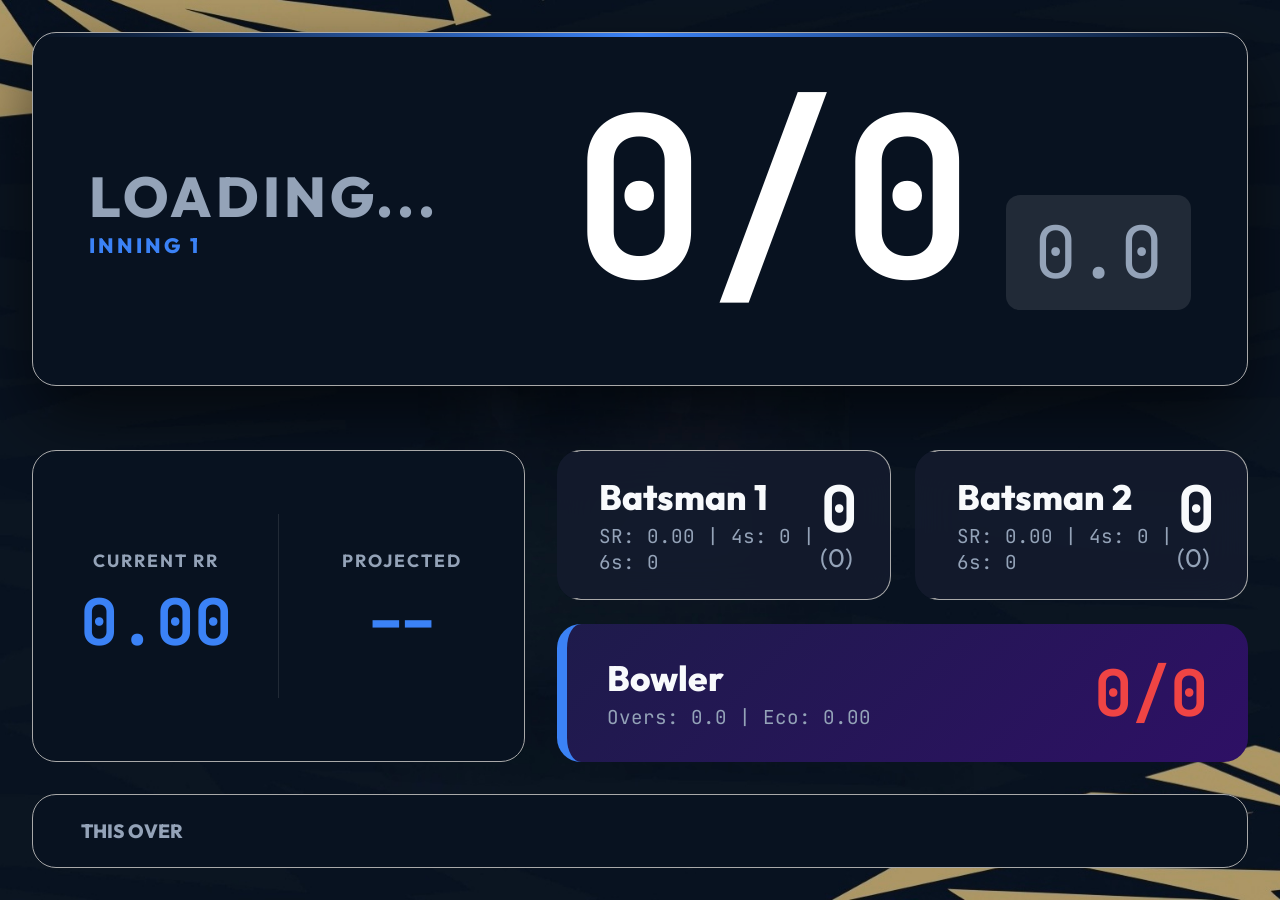
<file: scoreboard.html>
<!DOCTYPE html>
<html lang="en">

<head>
    <meta charset="UTF-8">
    <meta name="viewport" content="width=device-width, initial-scale=1.0">
    <title>LIVE Scoreboard</title>
    <link
        href="https://fonts.googleapis.com/css2?family=Outfit:wght@400;600;700;800&family=JetBrains+Mono:wght@500;700&display=swap"
        rel="stylesheet">
    <style>
        :root {
            --bg-body: #0a0f1d;
            --bg-card: rgba(21, 28, 46, 0.85);
            --accent-primary: #3b82f6;
            --accent-secondary: #10b981;
            --accent-danger: #ef4444;
            --text-main: #f8fafc;
            --text-dim: #94a3b8;
            --score-font: 'JetBrains Mono', monospace;
            --main-font: 'Outfit', sans-serif;
        }

        * {
            margin: 0;
            padding: 0;
            box-sizing: border-box;
        }

        body {
            font-family: var(--main-font);
            background-color: var(--bg-body);
            /* background-image:
                radial-gradient(circle at 0% 0%, rgba(60, 197, 133, 0.1) 0%, transparent 50%),
                radial-gradient(circle at 100% 100%, rgba(16, 185, 129, 0.1) 0%, transparent 50%); */

            /* background-size: cover;
            background-position: center; */


            background-image: url('SBG.jpeg');
            background-size: cover;
            background-position: center;


            color: var(--text-main);
            height: 100vh;
            width: 100dvw;
            padding: 32px;
            display: flex;
            align-items: center;
            justify-content: center;
            overflow: hidden;
        }

        .scoreboard-container {
            display: grid;
            grid-template-columns: 1fr 1.4fr;
            grid-template-rows: 4fr auto 1.2fr auto;
            grid-template-areas:
                "header header"
                "requirement requirement"
                "stats players"
                "footer footer";
            gap: 32px;
            width: 100%;
            max-width: 1500px;
            height: 100%;
            max-height: 1100px;
        }

        /* --- HEADER --- */
        .header-area {
            grid-area: header;
            background: linear-gradient(135deg, #081220 0%, #081220 100%);
            border-radius: 24px;
            padding: 40px 56px;
            border: 1px solid #A9A9A9;
            box-shadow: 0 30px 70px rgba(0, 0, 0, 0.6);
            display: flex;
            justify-content: space-between;
            align-items: center;
            position: relative;
        }

        .header-area::after {
            content: "";
            position: absolute;
            top: 0;
            left: 0;
            right: 0;
            height: 4px;
            background: linear-gradient(90deg, transparent, var(--accent-primary), transparent);
        }

        .team-title {
            font-size: 3.5rem;
            color: var(--text-dim);
            text-transform: uppercase;
            letter-spacing: 4px;
            font-weight: 800;
        }

        .inning-label {
            font-size: 1.3rem;
            color: var(--accent-primary);
            font-weight: 800;
            letter-spacing: 3px;
        }

        .main-score-box {
            display: flex;
            align-items: baseline;
            gap: 32px;
        }

        .main-score {
            font-family: var(--score-font);
            font-size: 14rem;
            font-weight: 700;
            line-height: 0.8;
            color: #fff;
        }

        .overs-badge {
            font-family: var(--score-font);
            font-size: 4.5rem;
            background: rgba(255, 255, 255, 0.1);
            padding: 10px 28px;
            border-radius: 14px;
            color: var(--text-dim);
        }

        /* --- LEFT STATS --- */
        .stats-area {
            grid-area: stats;
            display: flex;
            flex-direction: column;
            gap: 24px;
        }

        .stat-card {
            background: #081220;
            padding: 40px;
            border-radius: 24px;
            border: 1px solid #A9A9A9;
            backdrop-filter: blur(20px);
            display: flex;
            flex-direction: column;
            justify-content: center;
            gap: 12px;
        }

        .stat-card.stats-merged {
            flex-direction: row;
            justify-content: space-around;
            align-items: center;
            gap: 40px;
            flex: 1;
        }

        .stat-item {
            display: flex;
            flex-direction: column;
            gap: 8px;
            align-items: center;
            flex: 1;
        }

        .stat-divider {
            width: 1px;
            height: 80%;
            background: rgba(255, 255, 255, 0.1);
        }

        .stat-label {
            font-size: 1.1rem;
            color: var(--text-dim);
            text-transform: uppercase;
            font-weight: 700;
            letter-spacing: 2px;
        }

        .stat-value {
            font-family: var(--score-font);
            font-size: 4rem;
            font-weight: 700;
            color: var(--accent-primary);
        }

        /* --- RIGHT PLAYERS & CHASE --- */
        .players-area {
            grid-area: players;
            display: flex;
            flex-direction: column;
            gap: 24px;
        }

        .requirement-box {
            grid-area: requirement;
            background: linear-gradient(90deg, rgba(16, 185, 129, 0.05) 0%, rgba(16, 185, 129, 0.1) 100%);
            border: 1px solid rgba(16, 185, 129, 0.2);
            padding: 10px 60px;
            border-radius: 12px;
            display: none;
            flex-direction: row;
            justify-content: center;
            align-items: center;
            gap: 48px;
            box-shadow: 0 10px 30px rgba(0, 0, 0, 0.2);
            backdrop-filter: blur(10px);
            margin: 0 40px;
        }

        .req-item {
            display: flex;
            align-items: baseline;
            gap: 12px;
        }

        .req-val-compact {
            font-family: var(--score-font);
            font-size: 3rem;
            font-weight: 800;
            color: var(--accent-secondary);
        }

        .req-lbl-compact {
            font-size: 1.2rem;
            font-weight: 700;
            color: var(--text-dim);
            text-transform: uppercase;
            letter-spacing: 1px;
        }

        .req-divider {
            width: 1px;
            height: 30px;
            background: rgba(255, 255, 255, 0.1);
        }

        /* Players */
        .player-list {
            display: flex;
            flex-direction: row;
            gap: 24px;
        }

        .player-card {
            background: var(--bg-card);
            padding: 24px 32px;
            border: 1px solid #A9A9A9;
            border-radius: 24px;
            display: flex;
            justify-content: space-between;
            align-items: center;
            border-left: 10px solid transparent;
            backdrop-filter: blur(20px);
            transition: all 0.4s cubic-bezier(0.175, 0.885, 0.32, 1.275);
            flex: 1;
        }

        .player-card.active {
            border-left-color: var(--accent-secondary);
            background: rgba(16, 185, 129, 0.12);
            transform: translateX(12px);
            box-shadow: -15px 10px 40px rgba(0, 0, 0, 0.3);
        }

        .p-name {
            font-weight: 800;
            font-size: 2.2rem;
        }

        .p-stats-row {
            font-size: 1.2rem;
            color: var(--text-dim);
            font-family: var(--score-font);
            margin-top: 4px;
        }

        .p-runs {
            font-family: var(--score-font);
            font-size: 4rem;
            font-weight: 700;
            line-height: 1;
        }

        .p-balls {
            font-size: 1.6rem;
            color: var(--text-dim);
        }

        .bowler-card {
            background: linear-gradient(135deg, #1e1b4b 0%, #2e1065 100%);
            padding: 32px 40px;
            border-radius: 24px;
            display: flex;
            justify-content: space-between;
            align-items: center;
            border-left: 10px solid var(--accent-primary);
            margin-top: auto;
        }

        /* --- FOOTER AREA --- */
        .footer-area {
            grid-area: footer;
            background: #081220;
            border-radius: 24px;
            padding: 24px 48px;
            display: flex;
            align-items: center;
            gap: 40px;
            border: 1px solid #A9A9A9;
            backdrop-filter: blur(20px);
        }

        .footer-label {
            font-size: 1.2rem;
            color: var(--text-dim);
            text-transform: uppercase;
            font-weight: 800;
            white-space: nowrap;
        }

        .balls-container {
            display: flex;
            gap: 16px;
            flex-wrap: wrap;
        }

        .ball {
            width: 60px;
            height: 60px;
            border-radius: 50%;
            display: flex;
            align-items: center;
            justify-content: center;
            font-family: var(--score-font);
            font-size: 1.6rem;
            font-weight: 700;
            background: rgba(255, 255, 255, 0.1);
            border: 1px solid rgba(255, 255, 255, 0.1);
        }

        .ball-W {
            background: var(--accent-danger);
            color: white;
            border-color: transparent;
        }

        .ball-4 {
            background: var(--accent-primary);
            color: white;
            border-color: transparent;
        }

        .ball-6 {
            background: var(--accent-secondary);
            color: white;
            border-color: transparent;
        }

        .ball-extras {
            border: 3px solid var(--accent-primary);
            border-radius: 14px;
            width: auto;
            padding: 0 16px;
        }

        .modal-overlay {
            position: fixed;
            inset: 0;
            background: rgba(0, 0, 0, 0.85);
            backdrop-filter: blur(15px);
            display: none;
            align-items: center;
            justify-content: center;
            z-index: 2000;
            opacity: 0;
            transition: opacity 0.5s ease;
        }

        .modal-overlay.show {
            display: flex;
            opacity: 1;
        }

        .result-modal-content {
            background: linear-gradient(145deg, #1e293b, #0f172a);
            padding: 60px;
            border-radius: 40px;
            text-align: center;
            border: 1px solid rgba(255, 255, 255, 0.1);
            box-shadow: 0 50px 100px rgba(0, 0, 0, 0.8), 0 0 50px rgba(59, 130, 246, 0.2);
            max-width: 800px;
            width: 90%;
            transform: scale(0.8);
            transition: transform 0.5s cubic-bezier(0.175, 0.885, 0.32, 1.275);
        }

        .modal-overlay.show .result-modal-content {
            transform: scale(1);
        }

        .result-icon {
            font-size: 10rem;
            margin-bottom: 24px;
            filter: drop-shadow(0 0 20px rgba(255, 215, 0, 0.4));
        }

        #result-title {
            font-size: 3.5rem;
            font-weight: 800;
            margin-bottom: 16px;
            background: linear-gradient(to right, #fff, var(--accent-primary));
            -webkit-background-clip: text;
            background-clip: text;
            -webkit-text-fill-color: transparent;
            text-transform: uppercase;
            letter-spacing: 4px;
        }

        #result-message {
            font-size: 2.2rem;
            color: var(--text-dim);
            margin-bottom: 40px;
            line-height: 1.4;
        }

        .result-actions {
            display: flex;
            gap: 24px;
            justify-content: center;
        }

        .btn-cancel {
            background: rgba(255, 255, 255, 0.05);
            color: #fff;
            border: 1px solid rgba(255, 255, 255, 0.1);
            padding: 16px 40px;
            border-radius: 16px;
            font-size: 1.2rem;
            font-weight: 700;
            cursor: pointer;
            transition: all 0.3s ease;
        }

        .btn-cancel:hover {
            background: rgba(255, 255, 255, 0.1);
            transform: translateY(-2px);
        }

        @keyframes pulse {
            0% {
                opacity: 1;
                transform: scale(1);
            }

            50% {
                opacity: 0.6;
                transform: scale(0.98);
            }

            100% {
                opacity: 1;
                transform: scale(1);
            }
        }
    </style>
</head>

<body>
    <div class="scoreboard-container">
        <!-- Area: Header -->
        <div class="header-area">
            <div class="team-info">
                <div id="team-name" class="team-title">LOADING...</div>
                <div id="inning-badge" class="inning-label">INNING 1</div>
            </div>
            <div class="main-score-box">
                <div id="team-score" class="main-score">0/0</div>
                <div id="team-overs" class="overs-badge">0.0</div>
            </div>
        </div>

        <div id="requirement-box" class="requirement-box">
            <div class="req-item">
                <span id="runs-needed" class="req-val-compact">--</span>
                <span class="req-lbl-compact">Runs Needed</span>
            </div>
            <div class="req-divider"></div>
            <div class="req-item">
                <span id="balls-remaining" class="req-val-compact">--</span>
                <span class="req-lbl-compact">Balls</span>
            </div>
            <div class="req-divider"></div>
            <div class="req-item">
                <span id="rrr" class="req-val-compact">--</span>
                <span class="req-lbl-compact">RRR</span>
            </div>
        </div>


        <!-- Area: Main Stats (Left) -->
        <div class="stats-area">
            <div class="stat-card stats-merged">
                <div class="stat-item">
                    <span class="stat-label">Current RR</span>
                    <span id="current-run-rate" class="stat-value">0.00</span>
                </div>
                <div class="stat-divider"></div>
                <div class="stat-item">
                    <span class="stat-label">Projected</span>
                    <span id="projected-score" class="stat-value">--</span>
                </div>
            </div>
        </div>

        <!-- Area: Players & Chase (Right) -->
        <div class="players-area">


            <!-- Batsmen -->
            <div class="player-list">
                <div id="batsman-1-row" class="player-card">
                    <div class="p-info">
                        <span id="batsman-1-name" class="p-name">Batsman 1</span>
                        <div class="p-stats-row">SR: <span id="batsman-1-sr">0.00</span> | 4s: <span
                                id="batsman-1-4s">0</span> | 6s: <span id="batsman-1-6s">0</span></div>
                    </div>
                    <div class="p-score">
                        <div id="batsman-1-score" class="p-runs">0</div>
                        <div class="p-balls">(<span id="batsman-1-balls">0</span>)</div>
                    </div>
                </div>
                <div id="batsman-2-row" class="player-card">
                    <div class="p-info">
                        <span id="batsman-2-name" class="p-name">Batsman 2</span>
                        <div class="p-stats-row">SR: <span id="batsman-2-sr">0.00</span> | 4s: <span
                                id="batsman-2-4s">0</span> | 6s: <span id="batsman-2-6s">0</span></div>
                    </div>
                    <div class="p-score">
                        <div id="batsman-2-score" class="p-runs">0</div>
                        <div class="p-balls">(<span id="batsman-2-balls">0</span>)</div>
                    </div>
                </div>
            </div>

            <!-- Bowler -->
            <div class="bowler-card">
                <div class="p-info">
                    <span id="bowler-id" class="p-name">Bowler</span>
                    <div class="p-stats-row">Overs: <span id="bowler-overs">0.0</span> | Eco: <span
                            id="bowler-economy">0.00</span></div>
                </div>
                <div class="p-score">
                    <div id="bowler-score" class="p-runs" style="color: var(--accent-danger)">0/0</div>
                </div>
            </div>
        </div>

        <!-- Area: Footer -->
        <div class="footer-area">
            <span class="footer-label">This Over</span>
            <div id="this-over-content" class="balls-container">
                <!-- Balls generated here -->
            </div>
        </div>

        <!-- Result Modal -->
        <div class="modal-overlay" id="result-modal">
            <div class="modal result-modal-content">
                <div class="result-icon">🏆</div>
                <h2 id="result-title">Match Finished!</h2>
                <p id="result-message"></p>
                <div class="modal-actions result-actions">
                    <!-- <button class="btn-confirm" onclick="generatePDF()">Download PDF Report</button> -->
                    <button class="btn-cancel" onclick="closeResultModal()">Close</button>
                </div>
            </div>
        </div>

    </div>

    <script>
        const syncChannel = new BroadcastChannel('cricket_scoring_sync');

        syncChannel.postMessage({ type: 'REQUEST_DATA' });

        syncChannel.onmessage = (event) => {
            if (event.data.type === 'UPDATE_DATA') {
                updateUI(event.data);
            } else if (event.data.type === 'MATCH_FINISHED') {
                showResult(event.data.message);
            }
        };

        function showResult(message) {
            document.getElementById('result-message').textContent = message;
            document.getElementById('result-modal').classList.add('show');
        }

        function closeResultModal() {
            document.getElementById('result-modal').classList.remove('show');
        }

        function updateUI(data) {
            const { matchData, currentInning } = data;

            // Header
            document.getElementById('team-name').textContent = matchData.teamName || "TEAM NAME";
            document.getElementById('team-score').textContent = `${matchData.totalRuns}/${matchData.wickets}`;
            document.getElementById('team-overs').textContent = matchData.overs;
            document.getElementById('inning-badge').textContent = `INNING ${currentInning}`;

            // Stats
            document.getElementById('current-run-rate').textContent = matchData.runRate || "0.00";
            document.getElementById('projected-score').textContent = matchData.projectedScore || "--";

            // Chase Section
            const reqBox = document.getElementById('requirement-box');
            if (currentInning === 2) {
                reqBox.style.display = 'flex';
                document.getElementById('runs-needed').textContent = matchData.remainingRuns;
                document.getElementById('balls-remaining').textContent = matchData.remainingBalls;
                document.getElementById('rrr').textContent = matchData.rrr;
            } else {
                reqBox.style.display = 'none';
            }

            // Batsmen
            [1, 2].forEach((num, idx) => {
                const b = matchData.batsmen[idx];
                if (!b) return;

                document.getElementById(`batsman-${num}-name`).textContent = b.name;
                document.getElementById(`batsman-${num}-score`).textContent = b.runs;
                document.getElementById(`batsman-${num}-balls`).textContent = b.balls;
                document.getElementById(`batsman-${num}-4s`).textContent = b.fours;
                document.getElementById(`batsman-${num}-6s`).textContent = b.sixes;
                document.getElementById(`batsman-${num}-sr`).textContent =
                    b.balls ? ((b.runs / b.balls) * 100).toFixed(2) : "0.00";

                const row = document.getElementById(`batsman-${num}-row`);
                if (b.isStriker) {
                    row.classList.add('active');
                } else {
                    row.classList.remove('active');
                }
            });

            // Bowler
            const bo = matchData.bowler[0];
            if (bo) {
                document.getElementById('bowler-id').textContent = bo.name;
                document.getElementById('bowler-overs').textContent = bo.overs;
                document.getElementById('bowler-score').textContent = `${bo.wickets}/${bo.runs}`;

                const whole = Math.floor(bo.overs);
                const balls = Math.round((bo.overs - whole) * 10);
                const totalBalls = (whole * 6) + balls;
                document.getElementById('bowler-economy').textContent =
                    totalBalls > 0 ? (bo.runs / (totalBalls / 6)).toFixed(2) : "0.00";
            }

            // Over Content
            const overContent = document.getElementById('this-over-content');
            if (matchData.currentOver.length === 0) {
                overContent.innerHTML = '<span style="color: var(--text-dim); font-size: 1.2rem;">Waiting for ball...</span>';
            } else {
                overContent.innerHTML = matchData.currentOver.map(b => {
                    let cls = 'ball';
                    let label = b;

                    if (typeof b === 'string') {
                        if (b.startsWith('W')) cls += ' ball-W';
                        else if (b.includes('WD') || b.includes('nb')) cls += ' ball-extras';
                    } else if (b === 4) cls += ' ball-4';
                    else if (b === 6) cls += ' ball-6';

                    return `<span class="${cls}">${label}</span>`;
                }).join('');
            }
        }

    </script>
</body>

</html>
</file>
